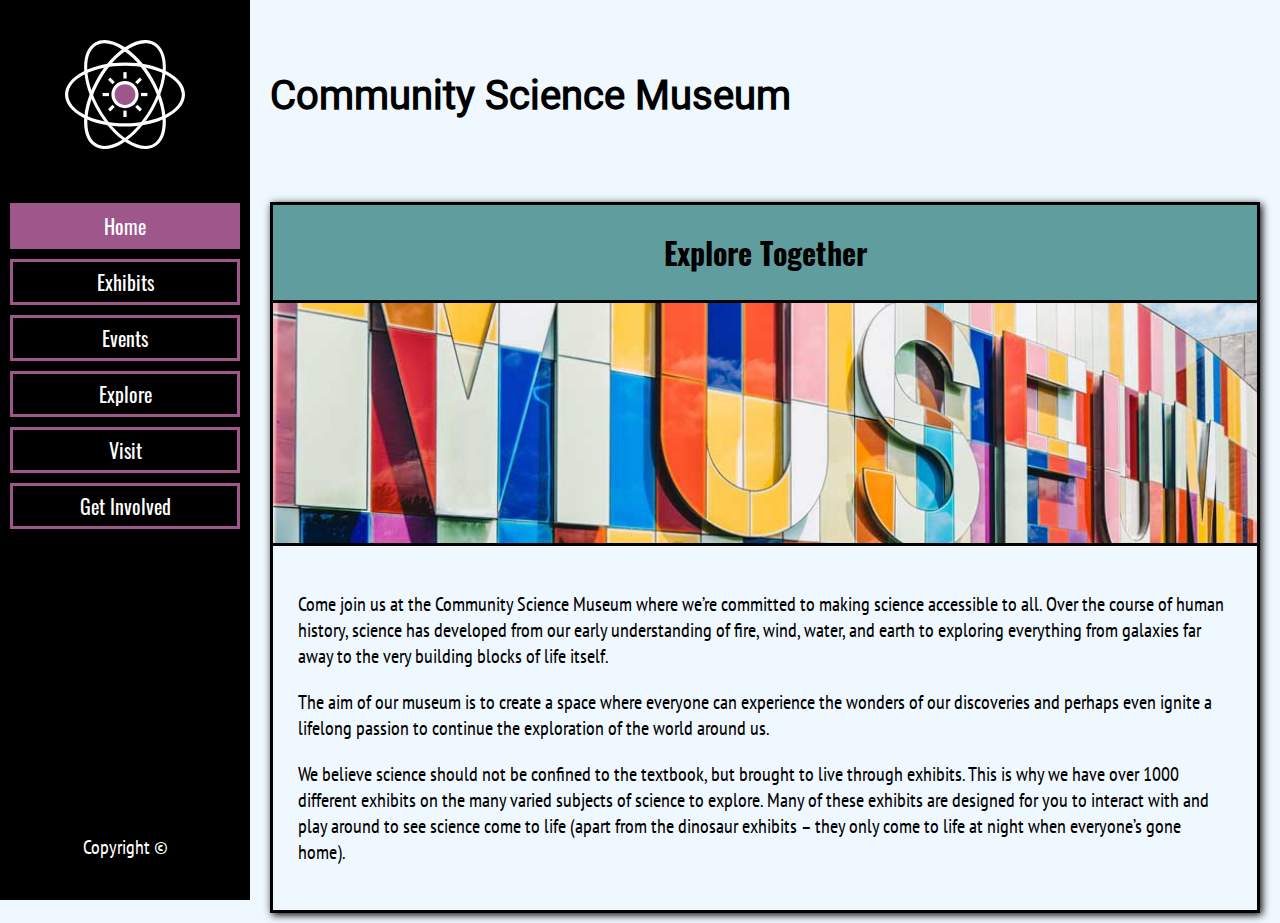
<file: index.html>
<!DOCTYPE html>
<html lang="en">
  <head>
    <meta charset="UTF-8" />
    <meta http-equiv="X-UA-Compatible" content="IE=edge" />
    <meta name="viewport" content="width=device-width, initial-scale=1.0" />
    <title>Community Science Museum - Home</title>
    <link rel="icon" href="img/museum_icon_purple_white.svg" />
    <meta name="theme-color" content="#1EAAAA" />
    <meta name="description" content="Homepage of the Community Science Museum, semester project Noroff" />
    <link href="css/styles.css" rel="stylesheet" />
  </head>
  <body>
    <header>
      <div class="top_container">
        <label for="menu"
          ><img class="menu_icon" src="img/menu_white_24dp.svg" alt="Mobile menu toggle button."
        /></label>
        <a href="index.html"
          ><img class="logo" src="img/museum_icon_purple_white.svg" alt="The Museums icon resembling an atom"
        /></a>
        <label>
          <a href="visit.html"
            ><img
              class="menu_icon"
              src="img/place_white_24dp.svg"
              alt="Mobile button to visitor information page." /></a
        ></label>
      </div>
      <input type="checkbox" id="menu" />
      <nav>
        <ul>
          <li class="active_nav_bar"><a href="index.html">Home</a></li>
          <li><a href="exhibits.html">Exhibits</a></li>
          <li><a href="events.html">Events</a></li>
          <li><a href="explore.html">Explore</a></li>
          <li><a href="visit.html">Visit</a></li>
          <li><a href="get_involved.html">Get Involved</a></li>
        </ul>
      </nav>
      <div class="copyright"><p>Copyright &copy;</p></div>
    </header>
    <main>
      <h1>Community Science Museum</h1>
      <div class="content_grid_single">
        <div class="grid_card">
          <div class="colour_banner_teal"><h2>Explore Together</h2></div>
          <div class="image_banner explore_together_img"></div>
          <div class="text_card">
            <p>
              Come join us at the Community Science Museum where we’re committed to making science accessible to all.
              Over the course of human history, science has developed from our early understanding of fire, wind, water,
              and earth to exploring everything from galaxies far away to the very building blocks of life itself.
            </p>
            <p>
              The aim of our museum is to create a space where everyone can experience the wonders of our discoveries
              and perhaps even ignite a lifelong passion to continue the exploration of the world around us.
            </p>
            <p>
              We believe science should not be confined to the textbook, but brought to live through exhibits. This is
              why we have over 1000 different exhibits on the many varied subjects of science to explore. Many of these
              exhibits are designed for you to interact with and play around to see science come to life (apart from the
              dinosaur exhibits – they only come to life at night when everyone’s gone home).
            </p>
          </div>
        </div>
      </div>
    </main>
  </body>
</html>
</file>
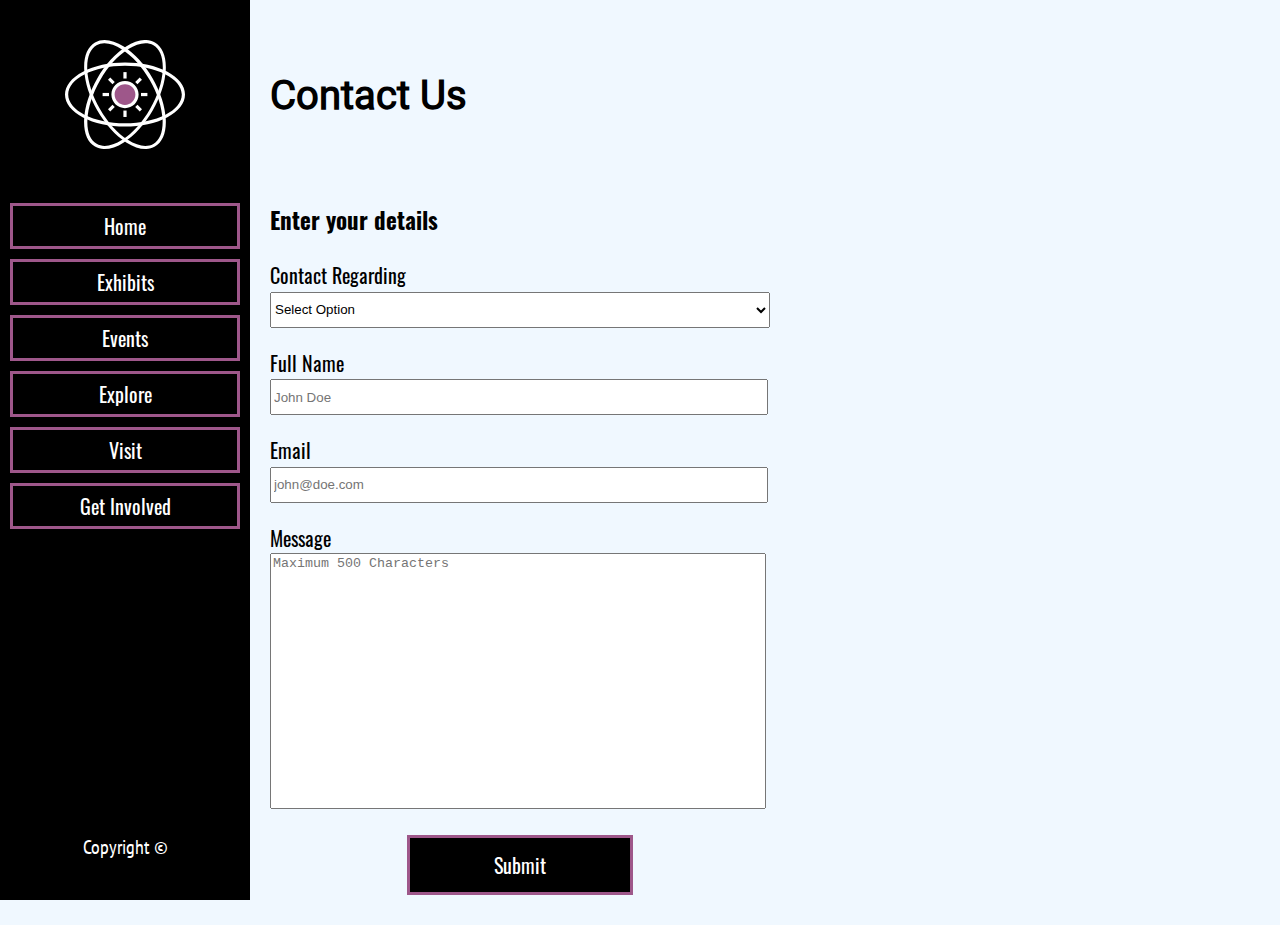
<file: contact.html>
<!DOCTYPE html>
<html lang="en">
  <head>
    <meta charset="UTF-8" />
    <meta http-equiv="X-UA-Compatible" content="IE=edge" />
    <meta name="viewport" content="width=device-width, initial-scale=1.0" />
    <title>Community Science Museum - Contact</title>
    <link rel="icon" href="img/museum_icon_purple_white.svg" />
    <meta name="theme-color" content="#1EAAAA" />
    <meta name="description" content="Contact form page for requests to the community science museum" />
    <link href="css/styles.css" rel="stylesheet" />
  </head>
  <body>
    <header>
      <div class="top_container">
        <label for="menu"
          ><img class="menu_icon" src="img/menu_white_24dp.svg" alt="Mobile menu toggle button."
        /></label>
        <a href="index.html"
          ><img class="logo" src="img/museum_icon_purple_white.svg" alt="The Museums icon resembling an atom"
        /></a>
        <label>
          <a href="visit.html"
            ><img
              class="menu_icon"
              src="img/place_white_24dp.svg"
              alt="Mobile button to visitor information page." /></a
        ></label>
      </div>
      <input type="checkbox" id="menu" />
      <nav>
        <ul>
          <li><a href="index.html">Home</a></li>
          <li><a href="exhibits.html">Exhibits</a></li>
          <li><a href="events.html">Events</a></li>
          <li><a href="explore.html">Explore</a></li>
          <li><a href="visit.html">Visit</a></li>
          <li><a href="get_involved.html">Get Involved</a></li>
        </ul>
      </nav>
      <div class="copyright"><p>Copyright &copy;</p></div>
    </header>
    <main>
      <h1>Contact Us</h1>
      <div class="content_grid_single">
        <div class="form">
          <form action="contact_msg_sent.html" target="_blank" autocomplete="on">
            <h3>Enter your details</h3>
            <div>
              <label for="reason">Contact Regarding</label> <br />
              <select required name="select" id="reason">
                <option value="">Select Option</option>
                <option value="kids">Holiday Club</option>
                <option value="teacher">Teacher</option>
                <option value="researcher">Researcher/Internship</option>
                <option value="tour">Tour Booking</option>
                <option value="support">Donation</option>
                <option value="volunteer">Volunteer</option>
              </select>
            </div>
            <div>
              <label for="name">Full Name</label> <br />
              <input placeholder="John Doe" required id="name" type="'text'" />
            </div>
            <div>
              <label for="email">Email</label> <br />
              <input placeholder="john@doe.com" required id="email" type="email" />
            </div>
            <div>
              <label for="message">Message</label> <br />
              <textarea
                placeholder="Maximum 500 Characters"
                required
                maxlength="200"
                name="messagebox"
                id="message"
              ></textarea>
            </div>
            <div class="form_button_container">
              <input class="form_button" type="submit" />
            </div>
          </form>
        </div>
      </div>
    </main>
  </body>
</html>
</file>
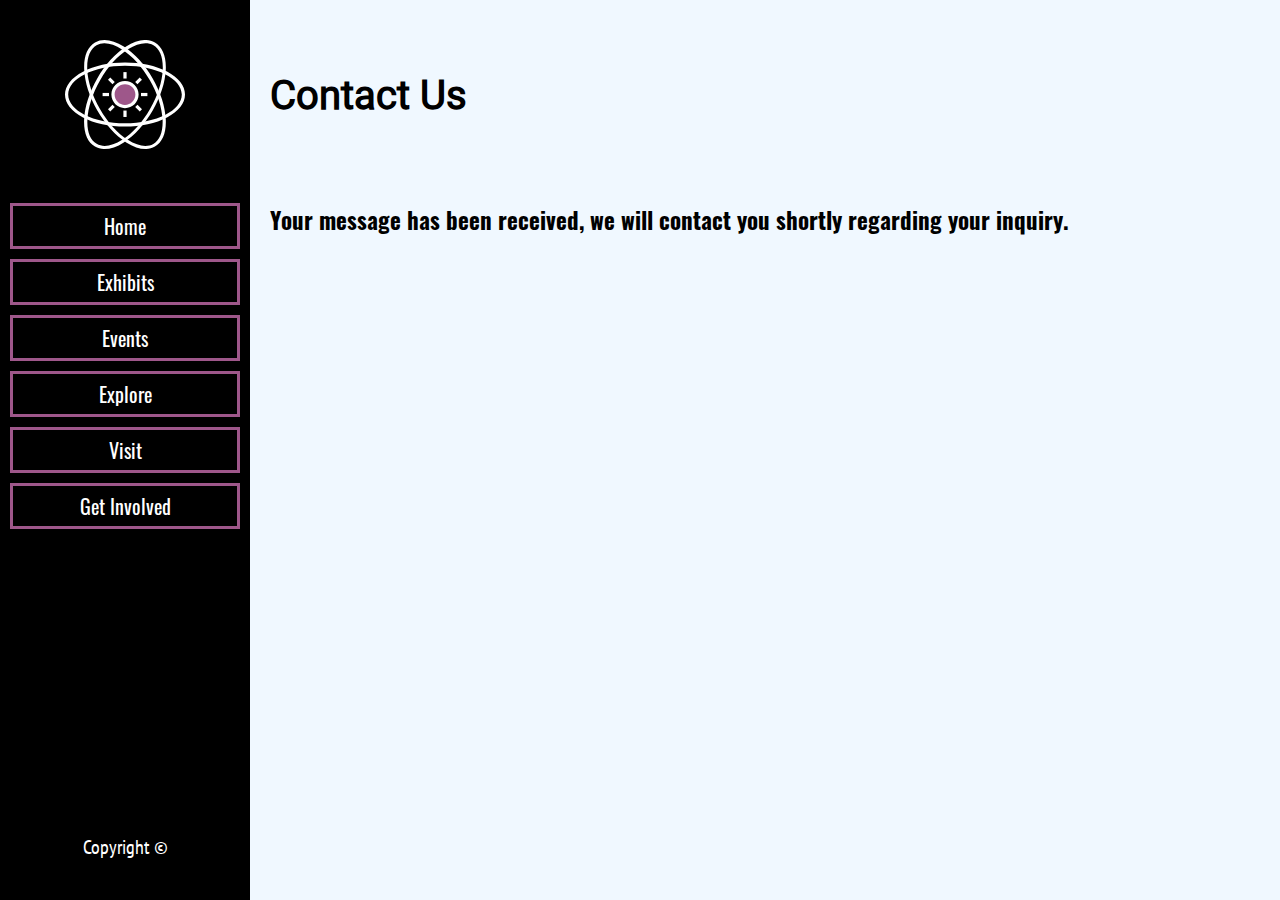
<file: contact_msg_sent.html>
<!DOCTYPE html>
<html lang="en">
  <head>
    <meta charset="UTF-8" />
    <meta http-equiv="X-UA-Compatible" content="IE=edge" />
    <meta name="viewport" content="width=device-width, initial-scale=1.0" />
    <title>Community Science Museum - Contact</title>
    <link rel="icon" href="img/museum_icon_purple_white.svg" />
    <meta name="theme-color" content="#1EAAAA" />
    <meta name="description" content="Contact message confirmation page." />
    <link href="css/styles.css" rel="stylesheet" />
  </head>
  <body>
    <header>
      <div class="top_container">
        <label for="menu"
          ><img class="menu_icon" src="img/menu_white_24dp.svg" alt="Mobile menu toggle button."
        /></label>
        <a href="index.html"
          ><img class="logo" src="img/museum_icon_purple_white.svg" alt="The Museums icon resembling an atom"
        /></a>
        <label>
          <a href="visit.html"
            ><img
              class="menu_icon"
              src="img/place_white_24dp.svg"
              alt="Mobile button to visitor information page." /></a
        ></label>
      </div>
      <input type="checkbox" id="menu" />
      <nav>
        <ul>
          <li><a href="index.html">Home</a></li>
          <li><a href="exhibits.html">Exhibits</a></li>
          <li><a href="events.html">Events</a></li>
          <li><a href="explore.html">Explore</a></li>
          <li><a href="visit.html">Visit</a></li>
          <li><a href="get_involved.html">Get Involved</a></li>
        </ul>
      </nav>
      <div class="copyright"><p>Copyright &copy;</p></div>
    </header>
    <main>
      <h1>Contact Us</h1>
      <div class="form">
        <h3>Your message has been received, we will contact you shortly regarding your inquiry.</h3>
      </div>
    </main>
  </body>
</html>
</file>
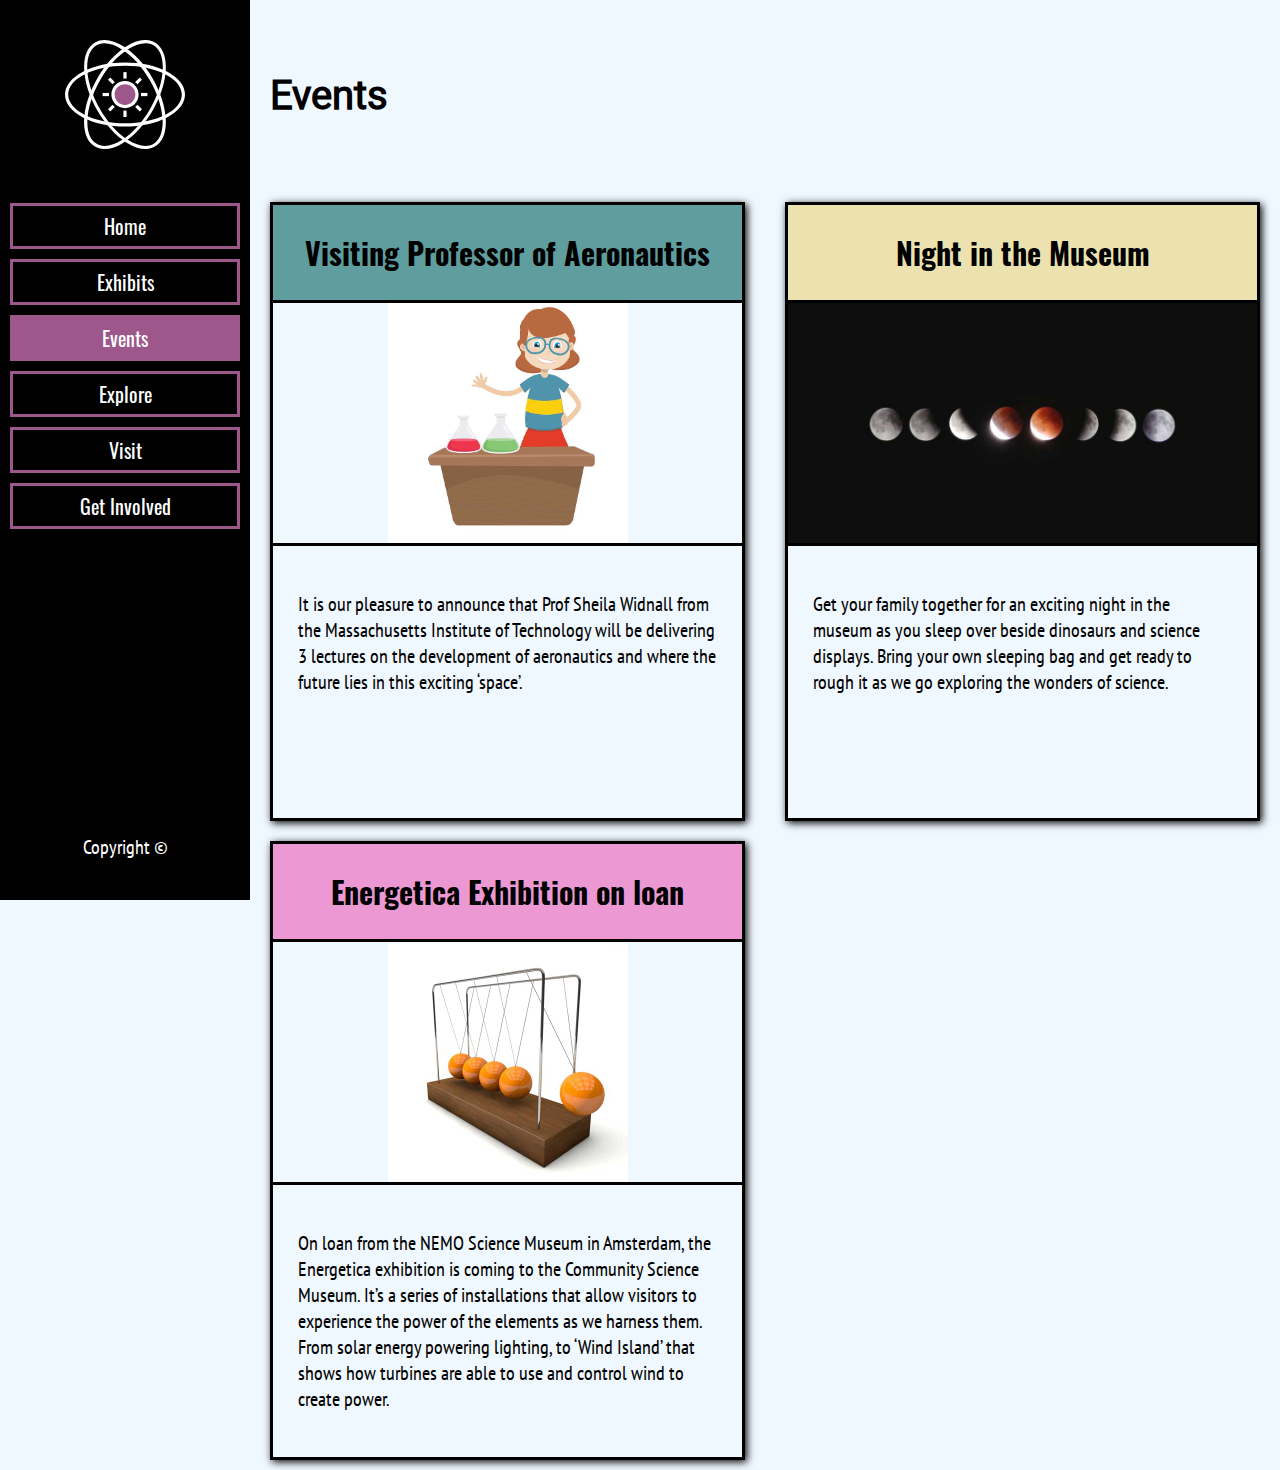
<file: events.html>
<!DOCTYPE html>
<html lang="en">
  <head>
    <meta charset="UTF-8" />
    <meta http-equiv="X-UA-Compatible" content="IE=edge" />
    <meta name="viewport" content="width=device-width, initial-scale=1.0" />
    <title>Community Science Museum - Events</title>
    <link rel="icon" href="img/museum_icon_purple_white.svg" />
    <meta name="theme-color" content="#1EAAAA" />
    <meta name="description" content="List of events at the Community Science Museum" />
    <link href="css/styles.css" rel="stylesheet" />
  </head>
  <body>
    <header>
      <div class="top_container">
        <label for="menu"
          ><img class="menu_icon" src="img/menu_white_24dp.svg" alt="Mobile menu toggle button."
        /></label>
        <a href="index.html"
          ><img class="logo" src="img/museum_icon_purple_white.svg" alt="The Museums icon resembling an atom"
        /></a>
        <label>
          <a href="visit.html"
            ><img
              class="menu_icon"
              src="img/place_white_24dp.svg"
              alt="Mobile button to visitor information page." /></a
        ></label>
      </div>
      <input type="checkbox" id="menu" />
      <nav>
        <ul>
          <li><a href="index.html">Home</a></li>
          <li><a href="exhibits.html">Exhibits</a></li>
          <li class="active_nav_bar"><a href="events.html">Events</a></li>
          <li><a href="explore.html">Explore</a></li>
          <li><a href="visit.html">Visit</a></li>
          <li><a href="get_involved.html">Get Involved</a></li>
        </ul>
      </nav>
      <div class="copyright"><p>Copyright &copy;</p></div>
    </header>
    <main>
      <h1>Events</h1>
      <div class="content_grid_dual">
        <div class="grid_card">
          <div class="colour_banner_teal"><h2>Visiting Professor of Aeronautics</h2></div>
          <div class="image_banner_fit professor_img"></div>
          <div class="text_card">
            <p>
              It is our pleasure to announce that Prof Sheila Widnall from the Massachusetts Institute of Technology
              will be delivering 3 lectures on the development of aeronautics and where the future lies in this exciting
              ‘space’.
            </p>
          </div>
        </div>
        <div class="grid_card">
          <div class="colour_banner_yellow"><h2>Night in the Museum</h2></div>
          <div class="image_banner night_img"></div>
          <div class="text_card">
            <p>
              Get your family together for an exciting night in the museum as you sleep over beside dinosaurs and
              science displays. Bring your own sleeping bag and get ready to rough it as we go exploring the wonders of
              science.
            </p>
          </div>
        </div>
        <div class="grid_card">
          <div class="colour_banner_pink"><h2>Energetica Exhibition on loan</h2></div>
          <div class="image_banner_fit energetica_img"></div>
          <div class="text_card">
            <p>
              On loan from the NEMO Science Museum in Amsterdam, the Energetica exhibition is coming to the Community
              Science Museum. It’s a series of installations that allow visitors to experience the power of the elements
              as we harness them. From solar energy powering lighting, to ‘Wind Island’ that shows how turbines are able
              to use and control wind to create power.
            </p>
          </div>
        </div>
      </div>
    </main>
  </body>
</html>
</file>
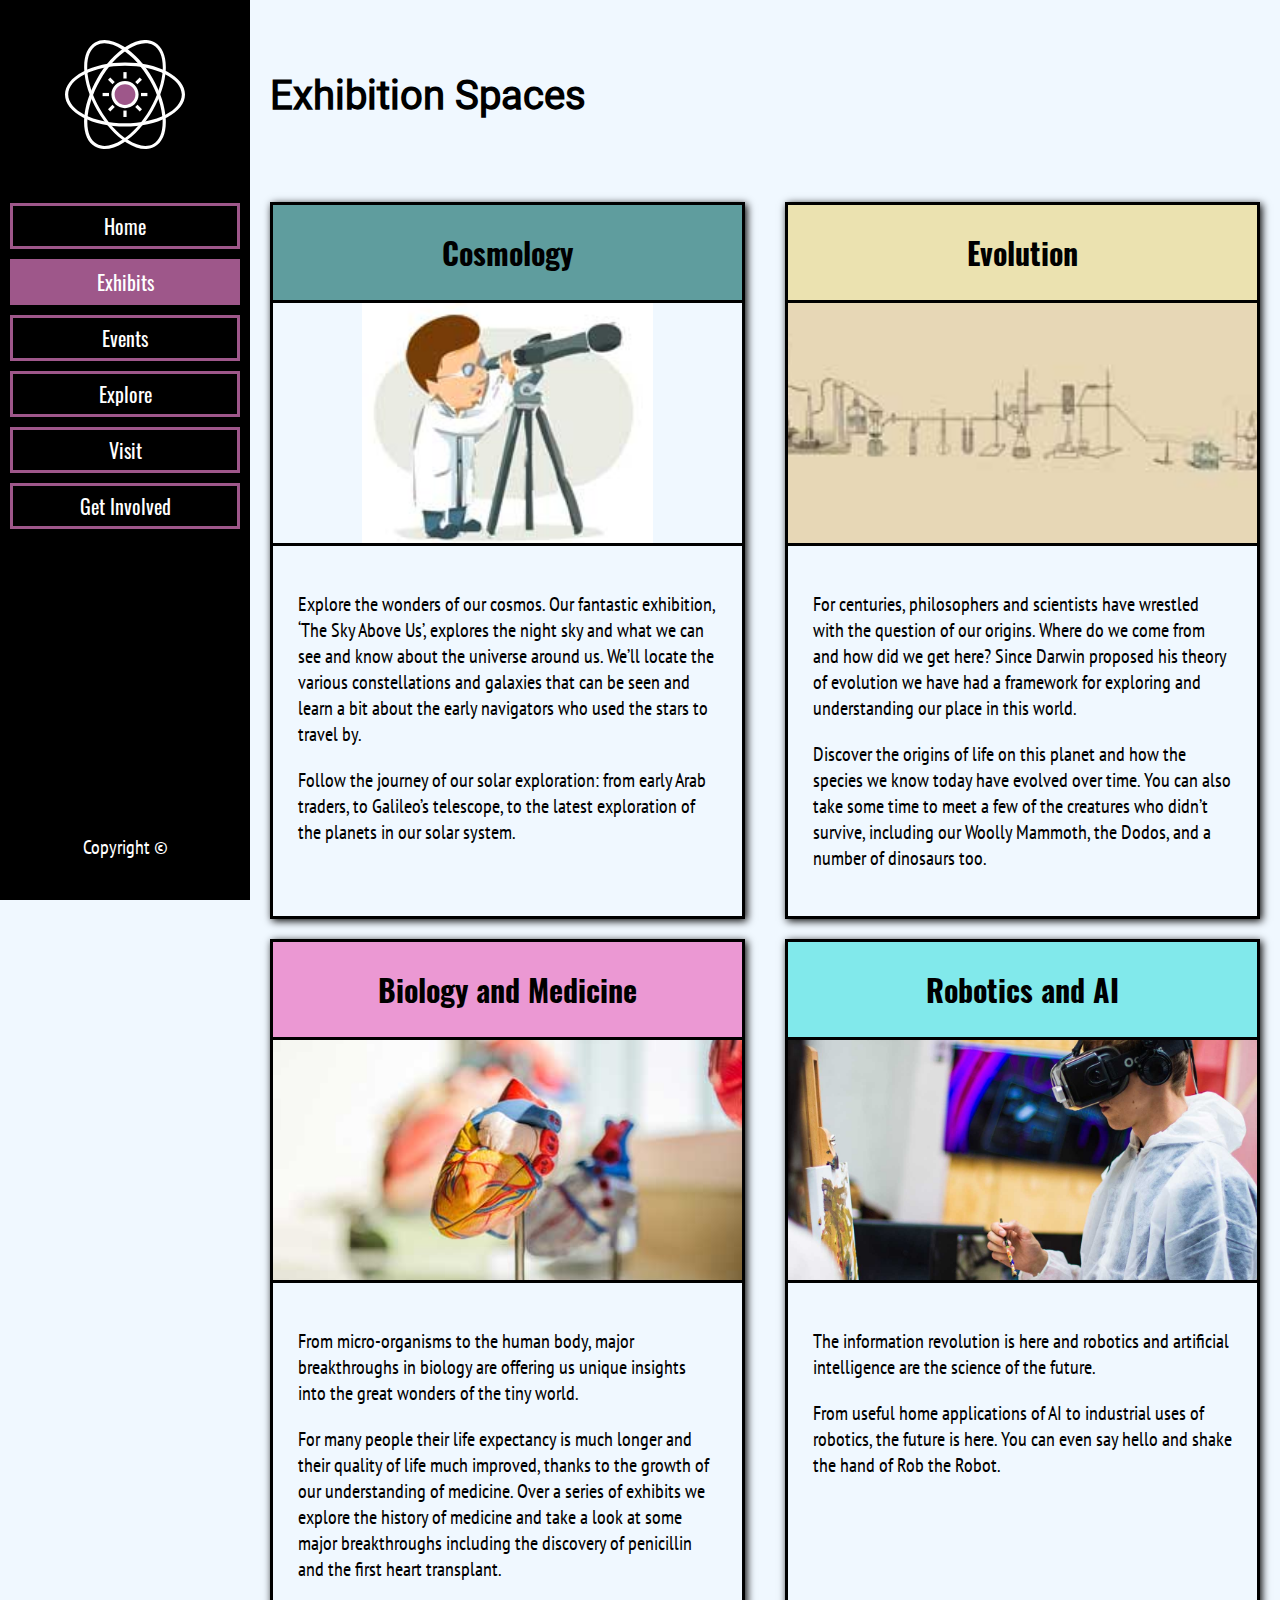
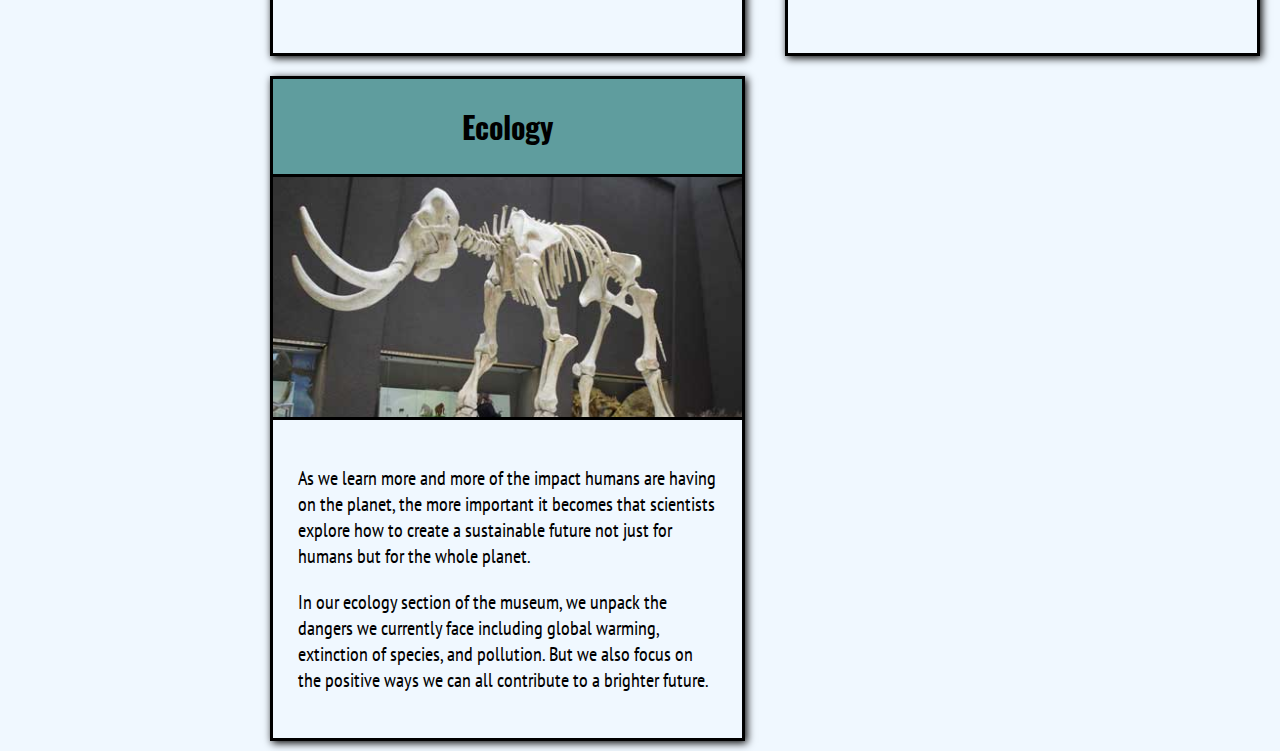
<file: exhibits.html>
<!DOCTYPE html>
<html lang="en">
  <head>
    <meta charset="UTF-8" />
    <meta http-equiv="X-UA-Compatible" content="IE=edge" />
    <meta name="viewport" content="width=device-width, initial-scale=1.0" />
    <title>Community Science Museum - Exhibition Spaces</title>
    <link rel="icon" href="img/museum_icon_purple_white.svg" />
    <meta name="theme-color" content="#1EAAAA" />
    <meta name="description" content="List of Exhibition Spaces at the museum." />
    <link href="css/styles.css" rel="stylesheet" />
  </head>
  <body>
    <header>
      <div class="top_container">
        <label for="menu"><img class="menu_icon" src="img/menu_white_24dp.svg" alt="Mobile menu toggle button." /></label>
        <a href="index.html"
          ><img class="logo" src="img/museum_icon_purple_white.svg" alt="The Museums icon resembling an atom"
        /></a>
        <label>
          <a href="visit.html"><img class="menu_icon" src="img/place_white_24dp.svg" alt="Mobile button to visitor information page." /></a
        ></label>
      </div>
      <input type="checkbox" id="menu" />
      <nav>
        <ul>
          <li><a href="index.html">Home</a></li>
          <li class="active_nav_bar"><a href="exhibits.html">Exhibits</a></li>
          <li><a href="events.html">Events</a></li>
          <li><a href="explore.html">Explore</a></li>
          <li><a href="visit.html">Visit</a></li>
          <li><a href="get_involved.html">Get Involved</a></li>
        </ul>
      </nav>
      <div class="copyright"><p>Copyright &copy;</p></div>
    </header>
    <main>
      <h1>Exhibition Spaces</h1>
      <div class="content_grid_dual">
        <div class="grid_card">
          <div class="colour_banner_teal"><h2>Cosmology</h2></div>
          <div class="image_banner_fit cosmology_img"></div>
          <div class="text_card">
            <p>
              Explore the wonders of our cosmos. Our fantastic exhibition, ‘The Sky Above Us’, 
              explores the night sky and what we can see and know about the universe around us. 
              We’ll locate the various constellations and galaxies that can be seen and learn a 
              bit about the early navigators who used the stars to travel by.
            </p>
            <p>
              Follow the journey of our solar exploration: from early Arab traders, to Galileo’s 
              telescope, to the latest exploration of the planets in our solar system.
            </p>
          </div>
        </div>
        <div class="grid_card">
          <div class="colour_banner_yellow"><h2>Evolution</h2></div>
          <div class="image_banner evolution_img"></div>
          <div class="text_card">
            <p>
              For centuries, philosophers and scientists have wrestled with the question of our origins.
              Where do we come from and how did we get here? Since Darwin proposed his theory of evolution 
              we have had a framework for exploring and understanding our place in this world.
            </p>
            <p>
              Discover the origins of life on this planet and how the species we know today have evolved over time.
              You can also take some time to meet a few of the creatures who didn’t survive, including our Woolly Mammoth,
              the Dodos, and a number of dinosaurs too.
            </p>
          </div>
      </div>
      <div class="grid_card">
        <div class="colour_banner_pink"><h2>Biology and Medicine</h2></div>
        <div class="image_banner biology_img"></div>
        <div class="text_card">
          <p>
            From micro-organisms to the human body, major breakthroughs in biology are offering us 
            unique insights into the great wonders of the tiny world. 
          </p>
          <p>
            For many people their life expectancy is much longer and their quality of life much improved, 
            thanks to the growth of our understanding of medicine. Over a series of exhibits we explore 
            the history of medicine and take a look at some major breakthroughs including the discovery 
            of penicillin and the first heart transplant. 
          </p>
        </div>
      </div>
        <div class="grid_card">
          <div class="colour_banner_blue"><h2>Robotics and AI</h2></div>
          <div class="image_banner ai_img"></div>
          <div class="text_card">
            <p>
              The information revolution is here and robotics and artificial intelligence are the science of the future. 
            </p>
            <p>
              From useful home applications of AI to industrial uses of robotics, the future is here. 
              You can even say hello and shake the hand of Rob the Robot.
            </p>
          </div>
        </div>
        <div class="grid_card">
          <div class="colour_banner_teal"><h2>Ecology</h2></div>
          <div class="image_banner ecology_img"></div>
          <div class="text_card">
            <p>
              As we learn more and more of the impact humans are having on the planet, 
              the more important it becomes that scientists explore how to create a sustainable 
              future not just for humans but for the whole planet.
            </p>
            <p>
              In our ecology section of the museum, we unpack the dangers we currently face including
              global warming, extinction of species, and pollution. But we also focus on the positive
              ways we can all contribute to a brighter future.
            </p>
          </div>
        </div>
    </main>
  </body>
</html>
</file>
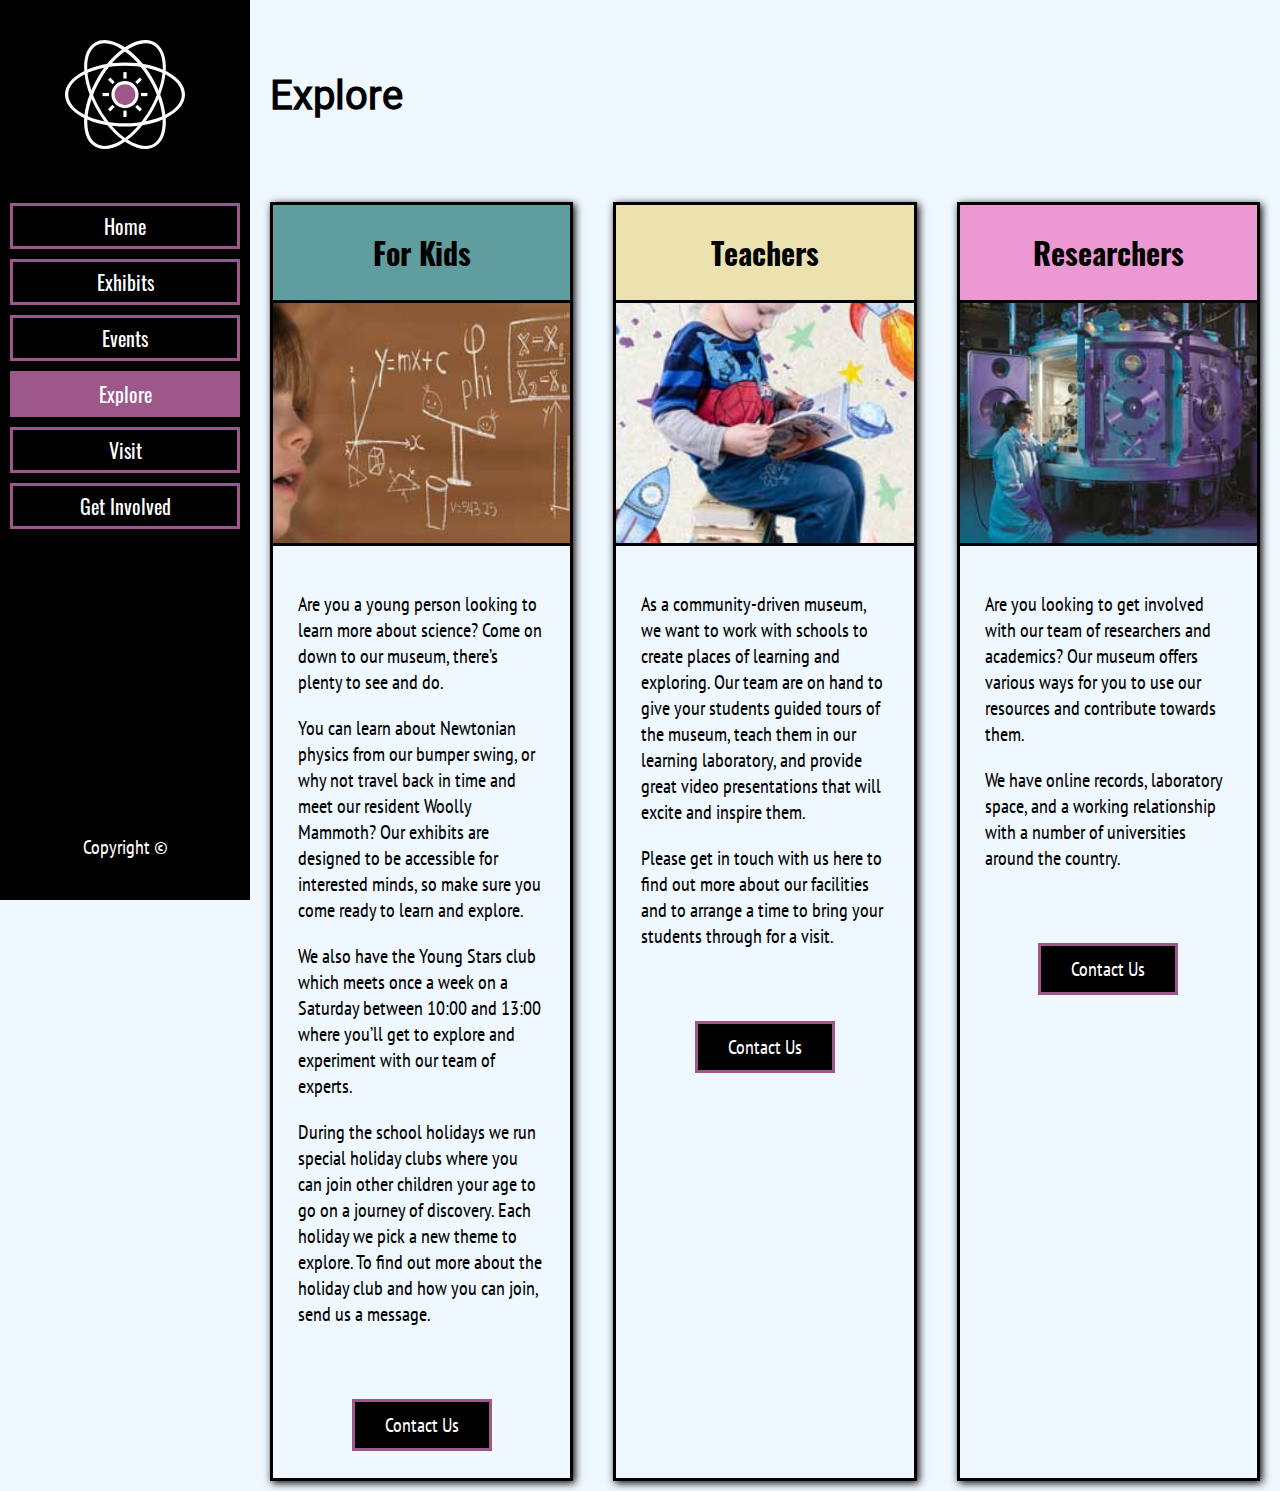
<file: explore.html>
<!DOCTYPE html>
<html lang="en">
  <head>
    <meta charset="UTF-8" />
    <meta http-equiv="X-UA-Compatible" content="IE=edge" />
    <meta name="viewport" content="width=device-width, initial-scale=1.0" />
    <title>Community Science Museum - Explore</title>
    <link rel="icon" href="img/museum_icon_purple_white.svg" />
    <meta name="theme-color" content="#1EAAAA" />
    <meta
      name="description"
      content="Explore what is available for different ages and experiences at the Community Science Museum."
    />
    <link href="css/styles.css" rel="stylesheet" />
  </head>
  <body>
    <header>
      <div class="top_container">
        <label for="menu"
          ><img class="menu_icon" src="img/menu_white_24dp.svg" alt="Mobile menu toggle button."
        /></label>
        <a href="index.html"
          ><img class="logo" src="img/museum_icon_purple_white.svg" alt="The Museums icon resembling an atom"
        /></a>
        <label>
          <a href="visit.html"
            ><img
              class="menu_icon"
              src="img/place_white_24dp.svg"
              alt="Mobile button to visitor information page." /></a
        ></label>
      </div>
      <input type="checkbox" id="menu" />
      <nav>
        <ul>
          <li><a href="index.html">Home</a></li>
          <li><a href="exhibits.html">Exhibits</a></li>
          <li><a href="events.html">Events</a></li>
          <li class="active_nav_bar"><a href="explore.html">Explore</a></li>
          <li><a href="visit.html">Visit</a></li>
          <li><a href="get_involved.html">Get Involved</a></li>
        </ul>
      </nav>
      <div class="copyright"><p>Copyright &copy;</p></div>
    </header>
    <main>
      <h1>Explore</h1>
      <div class="content_grid_triple">
        <div class="grid_card">
          <div class="colour_banner_teal"><h2>For Kids</h2></div>
          <div class="image_banner kids_img"></div>
          <div class="text_card">
            <p>
              Are you a young person looking to learn more about science? Come on down to our museum, there’s plenty to
              see and do.
            </p>
            <p>
              You can learn about Newtonian physics from our bumper swing, or why not travel back in time and meet our
              resident Woolly Mammoth? Our exhibits are designed to be accessible for interested minds, so make sure you
              come ready to learn and explore.
            </p>
            <p>
              We also have the Young Stars club which meets once a week on a Saturday between 10:00 and 13:00 where
              you’ll get to explore and experiment with our team of experts.
            </p>
            <p>
              During the school holidays we run special holiday clubs where you can join other children your age to go
              on a journey of discovery. Each holiday we pick a new theme to explore. To find out more about the holiday
              club and how you can join, send us a message.
            </p>
          </div>
          <div class="button">
            <p class="center">
              <a class="contact_button" href="contact.html">Contact Us</a>
            </p>
          </div>
        </div>
        <div class="grid_card">
          <div class="colour_banner_yellow"><h2>Teachers</h2></div>
          <div class="image_banner teachers_img"></div>
          <div class="text_card">
            <p>
              As a community-driven museum, we want to work with schools to create places of learning and exploring. Our
              team are on hand to give your students guided tours of the museum, teach them in our learning laboratory,
              and provide great video presentations that will excite and inspire them.
            </p>
            <p>
              Please get in touch with us here to find out more about our facilities and to arrange a time to bring your
              students through for a visit.
            </p>
          </div>
          <div class="button">
            <p class="center">
              <a class="contact_button" href="contact.html">Contact Us</a>
            </p>
          </div>
        </div>
        <div class="grid_card">
          <div class="colour_banner_pink"><h2>Researchers</h2></div>
          <div class="image_banner researchers_img"></div>
          <div class="text_card">
            <p>
              Are you looking to get involved with our team of researchers and academics? Our museum offers various ways
              for you to use our resources and contribute towards them.
            </p>
            <p>
              We have online records, laboratory space, and a working relationship with a number of universities around
              the country.
            </p>
          </div>
          <div class="button">
            <p class="center">
              <a class="contact_button" href="contact.html">Contact Us</a>
            </p>
          </div>
        </div>
      </div>
    </main>
  </body>
</html>
</file>
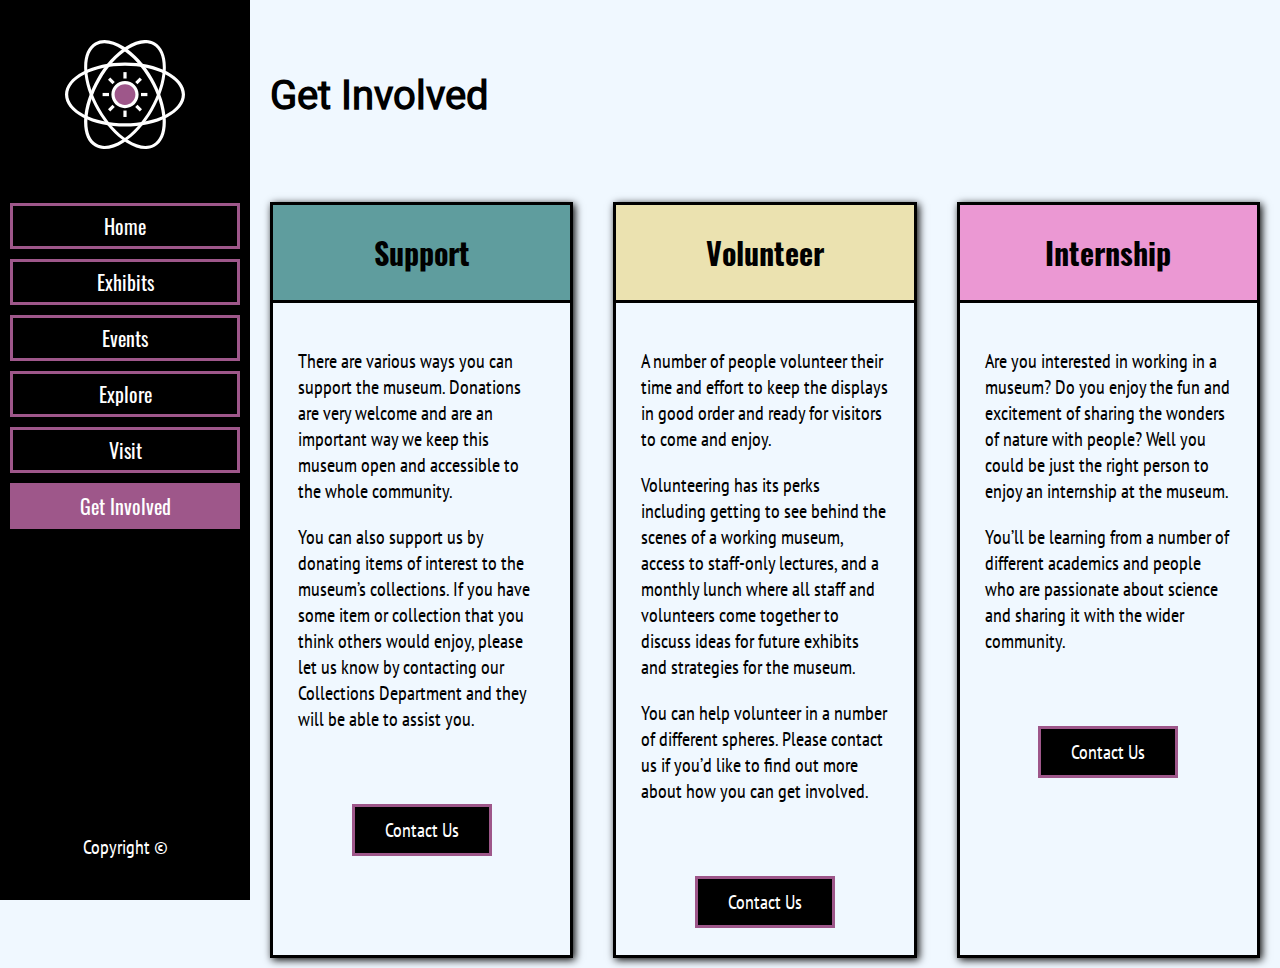
<file: get_involved.html>
<!DOCTYPE html>
<html lang="en">
  <head>
    <meta charset="UTF-8" />
    <meta http-equiv="X-UA-Compatible" content="IE=edge" />
    <meta name="viewport" content="width=device-width, initial-scale=1.0" />
    <title>Community Science Museum - Get Involved</title>
    <link rel="icon" href="img/museum_icon_purple_white.svg" />
    <meta name="theme-color" content="#1EAAAA" />
    <meta name="description" content="Get involved and help us at the Community Science Museum." />
    <link href="css/styles.css" rel="stylesheet" />
  </head>
  <body>
    <header>
      <div class="top_container">
        <label for="menu"
          ><img class="menu_icon" src="img/menu_white_24dp.svg" alt="Mobile menu toggle button."
        /></label>
        <a href="index.html"
          ><img class="logo" src="img/museum_icon_purple_white.svg" alt="The Museums icon resembling an atom"
        /></a>
        <label>
          <a href="visit.html"
            ><img
              class="menu_icon"
              src="img/place_white_24dp.svg"
              alt="Mobile button to visitor information page." /></a
        ></label>
      </div>
      <input type="checkbox" id="menu" />
      <nav>
        <ul>
          <li><a href="index.html">Home</a></li>
          <li><a href="exhibits.html">Exhibits</a></li>
          <li><a href="events.html">Events</a></li>
          <li><a href="explore.html">Explore</a></li>
          <li><a href="visit.html">Visit</a></li>
          <li class="active_nav_bar"><a href="get_involved.html">Get Involved</a></li>
        </ul>
      </nav>
      <div class="copyright"><p>Copyright &copy;</p></div>
    </header>
    <main>
      <h1>Get Involved</h1>
      <div class="content_grid_triple">
        <div class="grid_card">
          <div class="colour_banner_teal"><h2>Support</h2></div>
          <div class="text_card">
            <p>
              There are various ways you can support the museum. Donations are very welcome and are an important way we
              keep this museum open and accessible to the whole community.
            </p>
            <p>
              You can also support us by donating items of interest to the museum’s collections. If you have some item
              or collection that you think others would enjoy, please let us know by contacting our Collections
              Department and they will be able to assist you.
            </p>
          </div>
          <div class="button">
            <p class="center">
              <a class="contact_button" href="contact.html">Contact Us</a>
            </p>
          </div>
        </div>
        <div class="grid_card">
          <div class="colour_banner_yellow"><h2>Volunteer</h2></div>
          <div class="text_card">
            <p>
              A number of people volunteer their time and effort to keep the displays in good order and ready for
              visitors to come and enjoy.
            </p>
            <p>
              Volunteering has its perks including getting to see behind the scenes of a working museum, access to
              staff-only lectures, and a monthly lunch where all staff and volunteers come together to discuss ideas for
              future exhibits and strategies for the museum.
            </p>
            <p>
              You can help volunteer in a number of different spheres. Please contact us if you’d like to find out more
              about how you can get involved.
            </p>
          </div>
          <div class="button">
            <p class="center">
              <a class="contact_button" href="contact.html">Contact Us</a>
            </p>
          </div>
        </div>
        <div class="grid_card">
          <div class="colour_banner_pink"><h2>Internship</h2></div>
          <div class="text_card">
            <p>
              Are you interested in working in a museum? Do you enjoy the fun and excitement of sharing the wonders of
              nature with people? Well you could be just the right person to enjoy an internship at the museum.
            </p>
            <p>
              You’ll be learning from a number of different academics and people who are passionate about science and
              sharing it with the wider community.
            </p>
          </div>
          <div class="button">
            <p class="center">
              <a class="contact_button" href="contact.html">Contact Us</a>
            </p>
          </div>
        </div>
      </div>
    </main>
  </body>
</html>
</file>
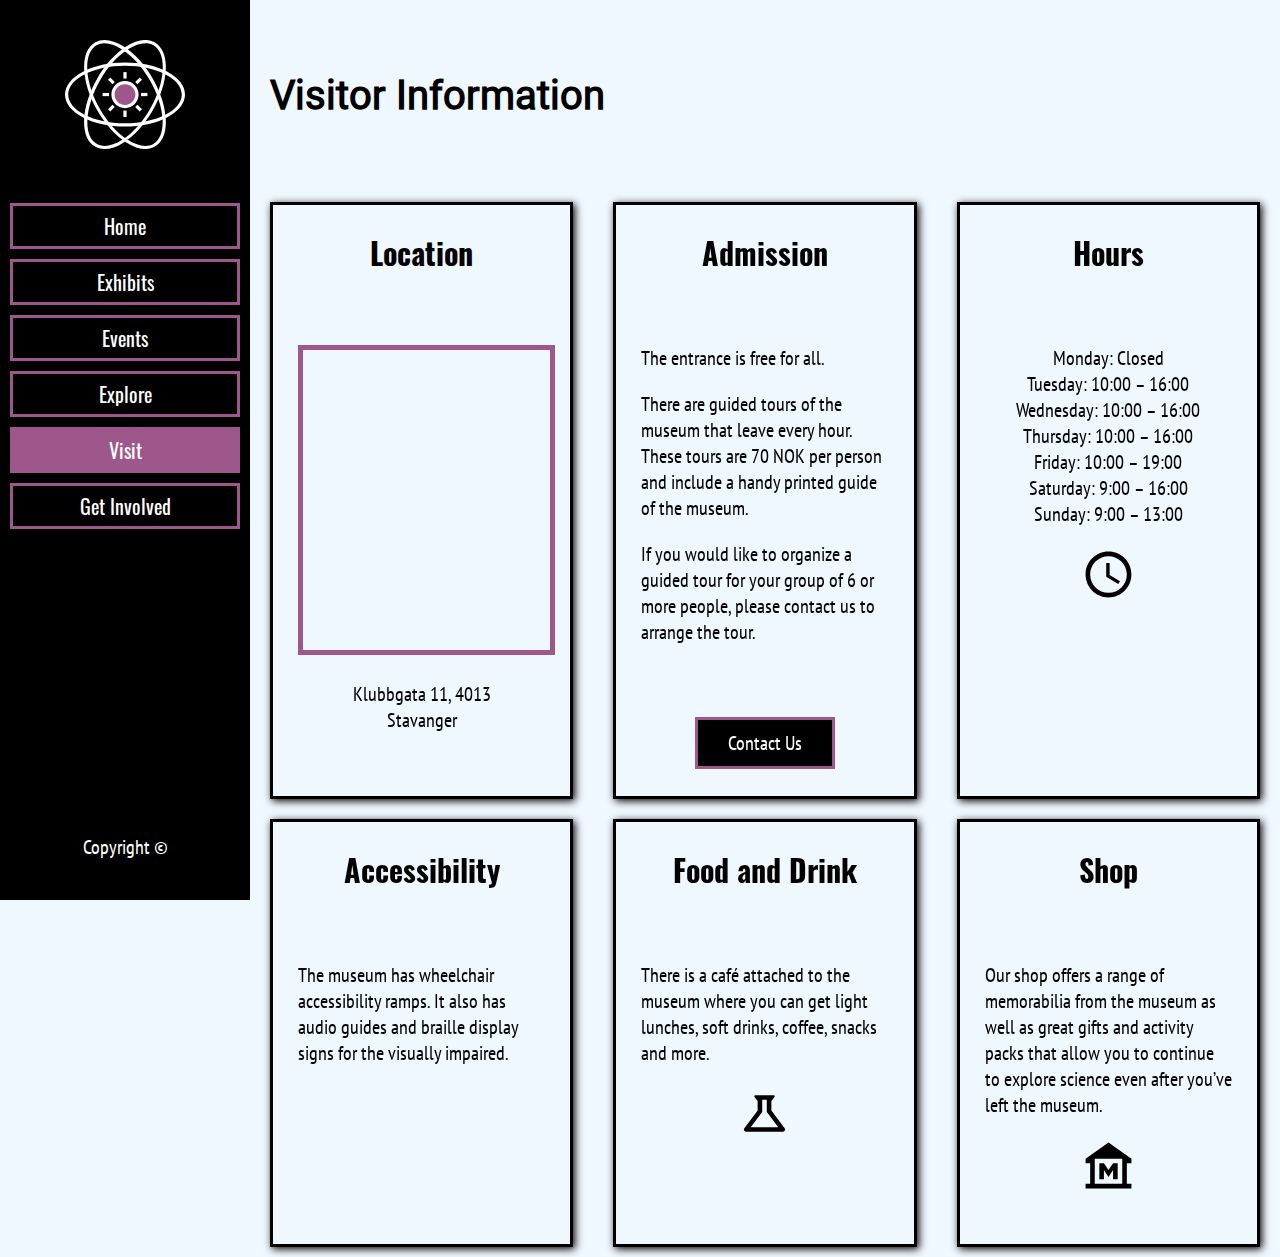
<file: visit.html>
<!DOCTYPE html>
<html lang="en">
  <head>
    <meta charset="UTF-8" />
    <meta http-equiv="X-UA-Compatible" content="IE=edge" />
    <meta name="viewport" content="width=device-width, initial-scale=1.0" />
    <title>Community Science Museum - Visitor Information</title>
    <link rel="icon" href="img/museum_icon_purple_white.svg" />
    <meta name="theme-color" content="#1EAAAA" />
    <meta name="description" content="Information on how to visit us and facilities at the Community Science Museum." />
    <link href="css/styles.css" rel="stylesheet" />
  </head>
  <body>
    <header>
      <div class="top_container">
        <label for="menu"
          ><img class="menu_icon" src="img/menu_white_24dp.svg" alt="Mobile menu toggle button."
        /></label>
        <a href="index.html"
          ><img class="logo" src="img/museum_icon_purple_white.svg" alt="The Museums icon resembling an atom"
        /></a>
        <label>
          <a href="visit.html"
            ><img
              class="menu_icon"
              src="img/place_white_24dp.svg"
              alt="Mobile button to visitor information page." /></a
        ></label>
      </div>
      <input type="checkbox" id="menu" />
      <nav>
        <ul>
          <li><a href="index.html">Home</a></li>
          <li><a href="exhibits.html">Exhibits</a></li>
          <li><a href="events.html">Events</a></li>
          <li><a href="explore.html">Explore</a></li>
          <li class="active_nav_bar"><a href="visit.html">Visit</a></li>
          <li><a href="get_involved.html">Get Involved</a></li>
        </ul>
      </nav>
      <div class="copyright"><p>Copyright &copy;</p></div>
    </header>
    <main>
      <h1>Visitor Information</h1>
      <div class="content_grid_triple">
        <div class="grid_card">
          <div><h2>Location</h2></div>
          <div class="text_card">
            <p>
              <iframe
                class="map"
                src="https://www.google.com/maps/embed?pb=!1m18!1m12!1m3!1d2056.607347736264!2d5.734399551850553!3d58.97153164660981!2m3!1f0!2f0!3f0!3m2!1i1024!2i768!4f13.1!3m3!1m2!1s0x463a35360a5c9c33%3A0x8ba280984b571e3a!2sKlubbgata%2011%2C%204013%20Stavanger!5e0!3m2!1sen!2sno!4v1639405931456!5m2!1sen!2sno"
                width="100%"
                height="300px"
                allowfullscreen=""
                loading="lazy"
              ></iframe>
            </p>
            <p class="center">
              Klubbgata 11, 4013 <br />
              Stavanger
            </p>
          </div>
        </div>
        <div class="grid_card">
          <div><h2>Admission</h2></div>
          <div class="text_card">
            <p>The entrance is free for all.</p>
            <p>
              There are guided tours of the museum that leave every hour. These tours are 70 NOK per person and include
              a handy printed guide of the museum.
            </p>
            <p>
              If you would like to organize a guided tour for your group of 6 or more people, please contact us to
              arrange the tour.
            </p>
          </div>
          <div class="button">
            <p class="center">
              <a class="contact_button" href="contact.html">Contact Us</a>
            </p>
          </div>
        </div>
        <div class="grid_card">
          <div><h2>Hours</h2></div>
          <div class="text_card">
            <p class="center">
              Monday: Closed <br />
              Tuesday: 10:00 – 16:00 <br />
              Wednesday: 10:00 – 16:00 <br />
              Thursday: 10:00 – 16:00 <br />
              Friday: 10:00 – 19:00 <br />
              Saturday: 9:00 – 16:00 <br />
              Sunday: 9:00 – 13:00
            </p>
            <p class="center">
              <label> <img class="icon" src="img/schedule_black_24dp.svg" /> </label>
            </p>
          </div>
        </div>
        <div class="grid_card">
          <div><h2>Accessibility</h2></div>
          <div class="text_card">
            <p>
              The museum has wheelchair accessibility ramps. It also has audio guides and braille display signs for the
              visually impaired.
            </p>
          </div>
        </div>
        <div class="grid_card">
          <div><h2>Food and Drink</h2></div>
          <div class="text_card">
            <p>
              There is a café attached to the museum where you can get light lunches, soft drinks, coffee, snacks and
              more.
            </p>
            <p class="center">
              <label> <img class="icon" src="img/science_black_24dp.svg" /> </label>
            </p>
          </div>
        </div>
        <div class="grid_card">
          <div><h2>Shop</h2></div>
          <div class="text_card">
            <p>
              Our shop offers a range of memorabilia from the museum as well as great gifts and activity packs that
              allow you to continue to explore science even after you’ve left the museum.
            </p>
            <p class="center">
              <label> <img class="icon" src="img/museum_black_24dp.svg" /> </label>
            </p>
          </div>
        </div>
      </div>
    </main>
  </body>
</html>
</file>
<file: css/styles.css>
/* VARIABLES */

:root {
  --custom-purple: #9e578a;
  --custom-teal: #5f9d9e;
  --custom-yellow: #ebe2b0;
  --custom-blue: #81e9eb;
  --custom-pink: #eb98d3;
  --custom-light_grey: #95989e;
}

/* FONTS */

@font-face {
  font-family: Oswald;
  src: url("../fonts/Oswald/Oswald-VariableFont_wght.ttf");
}

@font-face {
  font-family: Roboto;
  src: url("../fonts/Roboto/Roboto-Regular.ttf");
}

@font-face {
  font-family: Sans;
  src: url("../fonts/PT_Sans_Narrow/PTSansNarrow-Regular.ttf");
}

/* STYLE */

html {
  background-color: aliceblue;
}

body {
  margin: 0px;
  display: grid;
  grid-template-rows: 0fr 1fr;
  height: 100vh;
}

header {
  background-color: black;
  width: 100%;
  height: fit-content;
}

.content_grid_triple,
.content_grid_dual,
.content_grid_single {
  display: grid;
  grid-template-columns: 1fr;
  height: auto;
}

.grid_card {
  margin: 10px 20px;
  border: solid black;
  box-shadow: 2px 2px 8px;
  max-width: 1000px;
}

.text_card {
  padding: 25px;
}

p {
  font-family: Sans;
  font-size: 20px;
}

.icon {
  width: 55px;
}

.center {
  text-align: center;
}

h1 {
  text-align: center;
  font-family: Roboto;
  font-size: 40px;
}

h2 {
  margin: 0px;
  padding: 25px;
  font-family: Oswald;
  font-size: 30px;
  text-align: center;
}

.colour_banner_teal,
.colour_banner_yellow,
.colour_banner_pink,
.colour_banner_blue {
  border-bottom: solid black;
}

.colour_banner_teal {
  background-color: var(--custom-teal);
}

.colour_banner_yellow {
  background-color: var(--custom-yellow);
}

.colour_banner_pink {
  background-color: var(--custom-pink);
}

.colour_banner_blue {
  background-color: var(--custom-blue);
}

.explore_together_img {
  background: url(../img/museum_exterior.jpg) no-repeat;
}

.cosmology_img {
  background: url(../img/telescope.jpg) no-repeat;
}

.evolution_img {
  background: url(../img/lab_banner.jpg) no-repeat;
}

.biology_img {
  background: url(../img/heart.jpg) no-repeat;
}

.ai_img {
  background: url(../img/vr_paint.jpg) no-repeat;
}

.ecology_img {
  background: url(../img/mammoth.jpg) no-repeat;
}

.professor_img {
  background: url(../img/teacher_science.jpg) no-repeat;
}

.night_img {
  background: url(../img/moon_phases.jpg) no-repeat;
}

.energetica_img {
  background: url(../img/kinetic_ball.jpg) no-repeat;
}

.kids_img {
  background: url(../img/learn.jpg) no-repeat;
}

.teachers_img {
  background: url(../img/reading_child.jpg) no-repeat;
}

.researchers_img {
  background: url(../img/scientific_chamber.jpg) no-repeat;
}

.image_banner,
.image_banner_fit {
  height: 240px;
  width: 100%;
  border-bottom: solid black;
  background-position: center;
}

.image_banner {
  background-size: cover;
}

.image_banner_fit {
  background-size: contain;
}

.button {
  padding: 20px;
}

.contact_button {
  align-self: end;
  padding: 10px 30px;
  background-color: black;
  border: solid var(--custom-purple) 3px;
  text-decoration: none;
  color: white;
  font-size: 20px;
}

.contact_button:hover {
  background-color: var(--custom-purple);
}

.map {
  border: solid var(--custom-purple) 5px;
}

/* FORM */

.form {
  margin: 10px 20px;
  font-family: Oswald;
  font-size: 20px;
}

h3 {
  margin-top: 0px;
}

form div {
  margin: 20px 0px;
}

select {
  height: 36px;
  width: 100%;
}

input {
  height: 30px;
  width: 98%;
}

textarea {
  resize: none;
  width: 98%;
  height: 250px;
  max: 140;
}

.form_button {
  font-family: Oswald;
  font-size: 20px;
  color: white;
  background-color: black;
  height: 60px;
  border: solid var(--custom-purple) 3px;
  width: 226px;
}

.form_button:hover {
  background-color: var(--custom-purple);
}

.form_button_container {
  text-align: center;
  max-width: 100%;
}

/* NAV BAR */

.top_container {
  text-align: center;
  height: fit-content;
}

.logo {
  width: 120px;
  margin: 20px 20px;
}

nav {
  display: none;
}

nav ul {
  margin: 0px;
  padding: 0px;
}

nav li {
  border: solid var(--custom-purple);
  margin: 10px;
  text-align: center;
}

nav li a {
  display: block;
  color: white;
  text-decoration: none;
  padding: 5px;
  font-family: Oswald;
  font-size: 20px;
}

nav li:hover {
  background-color: var(--custom-purple);
}

.active_nav_bar {
  background-color: var(--custom-purple);
}

.copyright {
  display: none;
  color: white;
  text-align: center;
  align-self: end;
  margin-bottom: 20px;
}

.menu_icon {
  width: 55px;
  padding: 15px 3vw;
}

#menu {
  display: none;
}

#menu:checked ~ nav {
  display: unset;
}

/* MEDIA QUERIES */

@media (min-width: 600px) {
  body {
    grid-template-columns: 1fr;
  }

  .logo {
    margin: 40px;
  }

  main {
    margin-left: 250px;
  }

  header {
    position: fixed;
    width: 250px;
    height: 100%;
    display: grid;
    grid-template-rows: 0fr 1fr;
  }

  h1 {
    text-align: unset;
    padding: 72.44px 20px;
    margin: 0px;
  }

  nav {
    display: unset;
    position: unset;
  }

  .menu_icon {
    display: none;
  }

  .copyright {
    display: block;
  }

  select,
  .form_button_container {
    max-width: 500px;
  }

  input,
  textarea {
    max-width: 490px;
  }
}

@media (min-width: 1200px) {
  .content_grid_dual {
    grid-template-columns: 1fr 1fr;
    grid-template-rows: 1fr 1fr;
  }

  .content_grid_triple {
    grid-template-columns: 1fr 1fr 1fr;
  }
}
</file>
